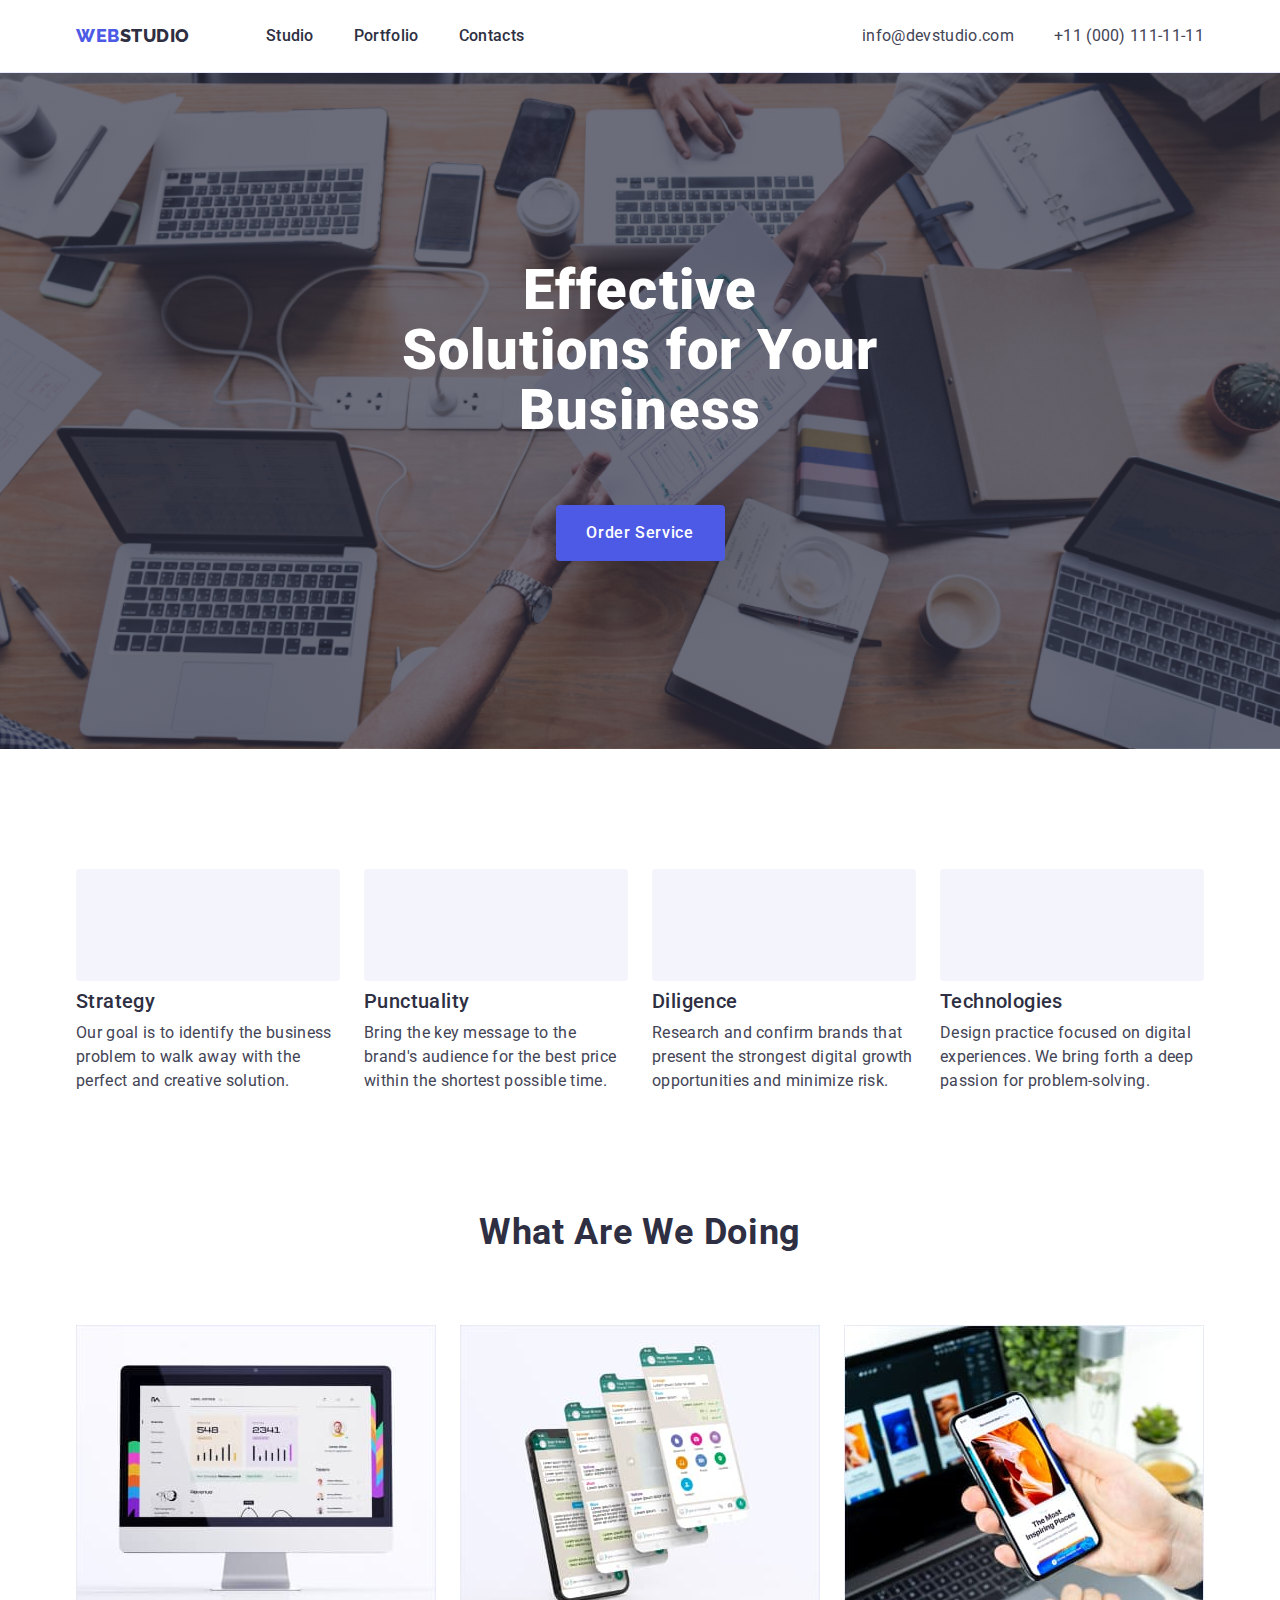
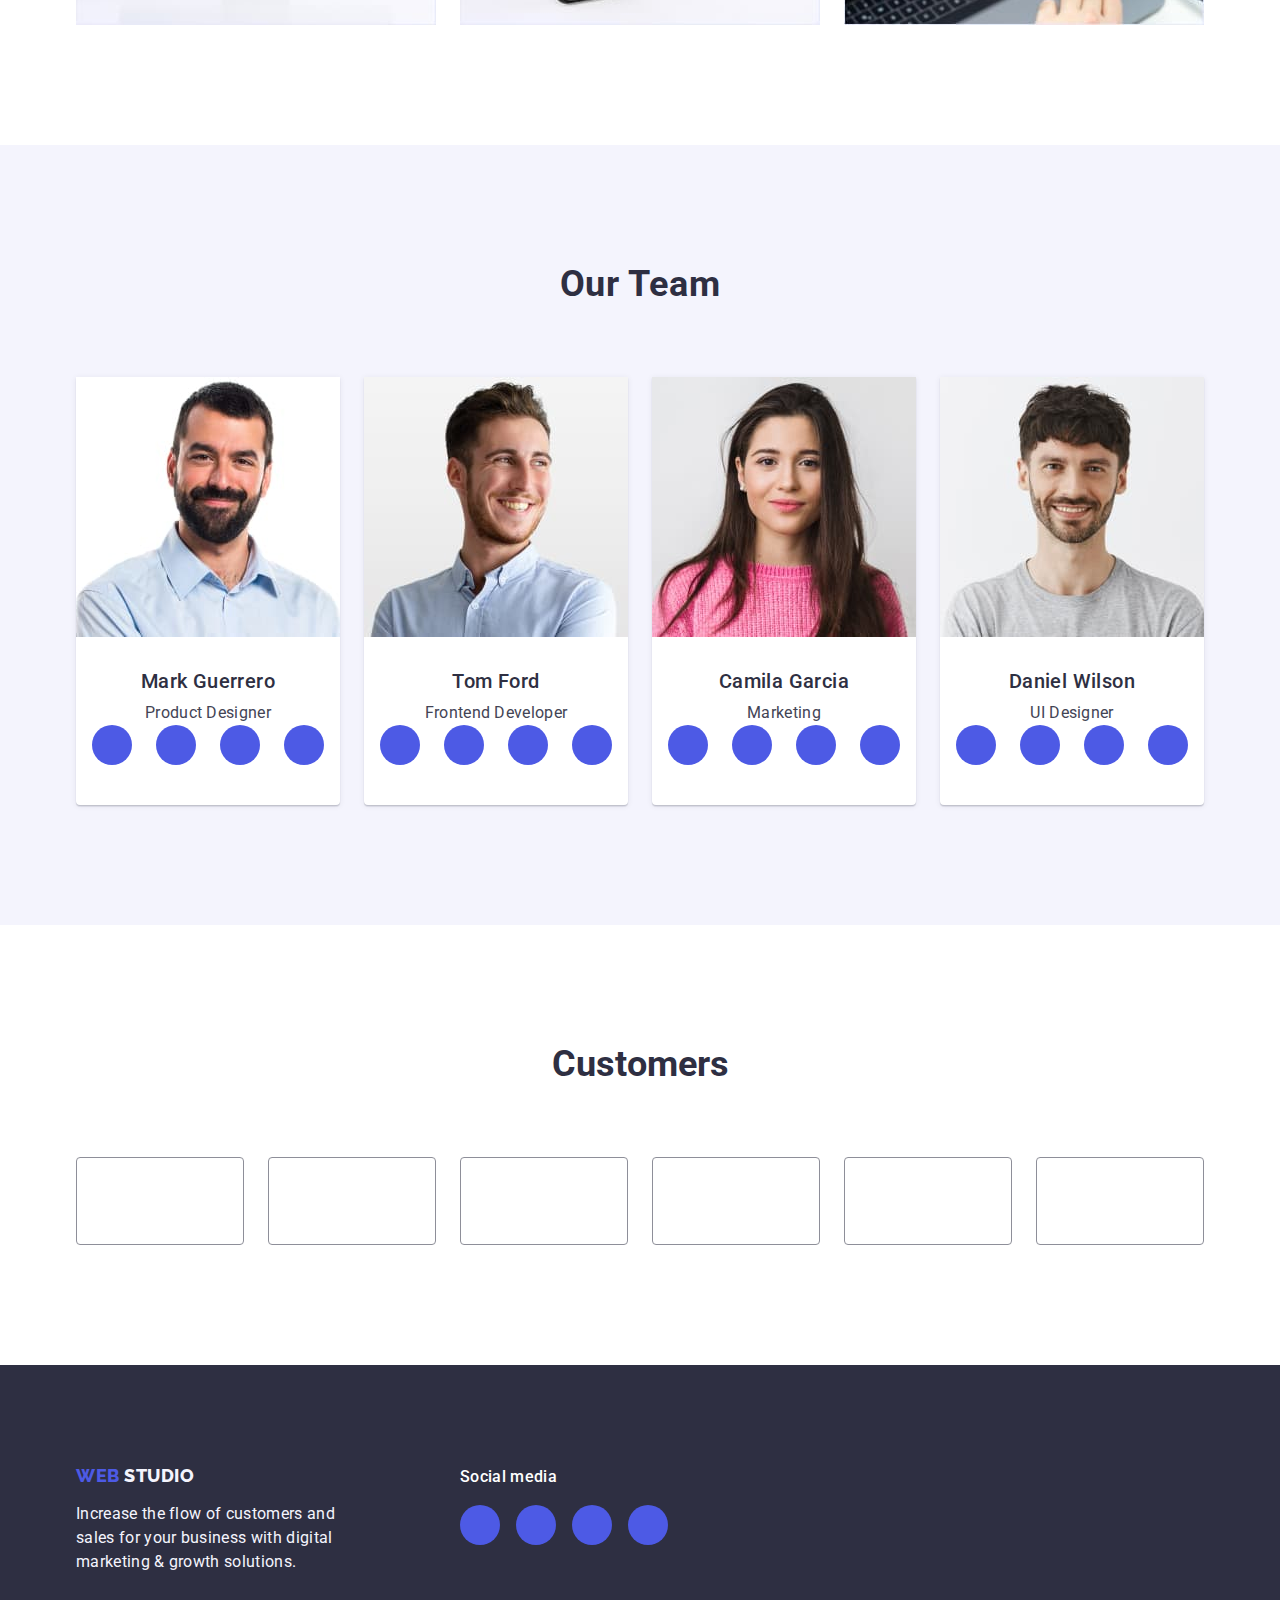
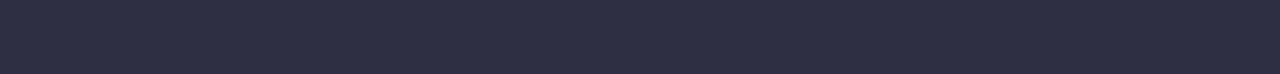
<file: index.html>
<!DOCTYPE html>
<html lang="en">

<head>
  <meta charset="UTF-8" />
  <meta http-equiv="X-UA-Compatible" content="IE=edge" />
  <meta name="viewport" content="width=1440x2592, initial-scale=1.0" />
  <title>Webstudio</title>
  <link rel="stylesheet"
    href="https://cdnjs.cloudflare.com/ajax/libs/modern-normalize/1.0.0/modern-normalize.min.css" />
  <link class="link" rel="preconnect" href="https://fonts.googleapis.com" />
  <link class="link" rel="preconnect" href="https://fonts.gstatic.com" crossorigin />
  <link class="link"
    href="https://fonts.googleapis.com/css2?family=Raleway:wght@800&amp;family=Roboto:wght@400;500;700&amp;display=swap"
    rel="stylesheet" />
  <link class="link" rel="stylesheet" href="./css/style.css" />
</head>

<body class="body-fonts">
  <header class="header-style">
    <div class="container header-styles">
      <nav class="list">
        <a href="./index.html" class="logo-link logo-hedaer link">Web<span class="style-logos-logo">Studio</span></a>
        <!-- NAVIGATION -->
        <ul class="nav-list list">
          <li class="nav-item">
            <a class="nav-link link" href="./index.html">Studio</a>
          </li>
          <li class="nav-item">
            <a class="nav-link link" href="./portfolio.html">Portfolio</a>
          </li>
          <li class="nav-item">
            <a class="nav-link link" href="">Contacts</a>
          </li>
        </ul>
      </nav>
      <!-- CONTACTS LIST -->
      <address class="address-list">
        <ul class="list address-style">
          <li>
            <a class="contact-link link" href="mailto:info@devstudio.com">info@devstudio.com</a>
          </li>
          <li>
            <a class="contact-link link" href="tel:+110001111111">+11 (000) 111-11-11</a>
          </li>
        </ul>
      </address>
    </div>
  </header>
  <main>
    <section class="section-style">
      <div class="container">
        <h1 class="text-style">Effective Solutions for Your Business</h1>
        <button class="btn-style" type="button">Order Service</button>
      </div>
    </section>
    <section class="section-style-hero">
      <!-- Feature 1 -->
      <div class="container">
        <h2 hidden class="hero visually-hidden">We goal</h2>
        <ul class="list hero-item-lists">
          <li class="hero-item-list">
            <div class="icon-list">
              <svg class="svg-icon" width="64" height="64">
                <use href="./images/icons.svg#icon-antenna-1"></use>
              </svg>
            </div>
            <h3 class="hero-list">Strategy</h3>
            <p class="hero-item">
              Our goal is to identify the business problem to walk away with
              the perfect and creative solution.
            </p>
          </li>
          <!-- Feature 2 -->
          <li class="hero-item-list">
            <div class="icon-list">
              <svg class="svg-icon" width="64" height="64">
                <use href="./images/icons.svg#icon-clock-1"></use>
              </svg>
            </div>
            <h3 class="hero-list">Punctuality</h3>
            <p class="hero-item">
              Bring the key message to the brand's audience for the best price
              within the shortest possible time.
            </p>
          </li>
          <!-- Feature 3 -->
          <li class="hero-item-list">
            <div class="icon-list">
              <svg class="svg-icon" width="64" height="64">
                <use href="./images/icons.svg#icon-diagram-1"></use>
              </svg>
            </div>
            <h3 class="hero-list">Diligence</h3>
            <p class="hero-item">
              Research and confirm brands that present the strongest digital
              growth opportunities and minimize risk.
            </p>
          </li>
          <!-- Feature 4 -->
          <li class="hero-item-list">
            <div class="icon-list">
              <svg class="svg-icon" width="64" height="64">
                <use href="./images/icons.svg#icon-astronaut-1"></use>
              </svg>
            </div>
            <h3 class="hero-list">Technologies</h3>
            <p class="hero-item">
              Design practice focused on digital experiences. We bring forth a
              deep passion for problem-solving.
            </p>
          </li>
        </ul>
      </div>
    </section>
    <section class="goal-style">
      <div class="container">
        <h2 class="goal-list">What are we doing</h2>
        <ul class="list-goal list">
          <li class="goal-item-list">
            <img src="./images/img1.jpg" alt="Rectangle71" width="360" height="300" />
          </li>
          <li class="goal-item-list">
            <img src="./images/img2.jpg" alt="Rectangle71" width="360" height="300" />
          </li>
          <li class="goal-item-list">
            <img src="./images/img3.jpg" alt="Rectangle71" width="360" height="300" />
          </li>
        </ul>
      </div>
    </section>
    <section class="team">
      <div class="container">
        <h2 class="team-list">Our Team</h2>
        <ul class="ul-list list">
          <li class="team-item-list">
            <img src="./images/Img4.jpg" alt="Rectangle71" width="264" height="260" />
            <div class="team-name">
              <h3 class="team-item">Mark Guerrero</h3>
              <p class="team-post">Product Designer</p>
              <ul class="icon-listen list">
                <li class="icons-list">
                  <a href="" class="icon-link link">
                    <svg class="icon-items" width="16" height="16">
                      <use href="./images/icons.svg#icon-instagram"></use>
                    </svg>
                  </a>
                </li>
                <li class="icons-list">
                  <a href="" class="icon-link link">
                    <svg class="icon-items" width="16" height="16">
                      <use href="./images/icons.svg#icon-twitter"></use>
                    </svg>
                  </a>
                </li>
                <li class="icons-list">
                  <a href="" class="icon-link link">
                    <svg class="icon-items" width="16" height="16">
                      <use href="./images/icons.svg#icon-facebook"></use>
                    </svg>
                  </a>
                </li>
                <li class="icons-list">
                  <a href="" class="icon-link link">
                    <svg class="icon-items" width="16" height="16">
                      <use href="./images/icons.svg#icon-linkedin"></use>
                    </svg>
                  </a>
                </li>
              </ul>
            </div>
          </li>
          <li class="team-item-list">
            <img src="./images/Img5.jpg" alt="Rectangle71" width="264" height="260" />
            <div class="team-name">
              <h3 class="team-item">Tom Ford</h3>
              <p class="team-post">Frontend Developer</p>
              <ul class="icon-listen list">
                <li class="icons-list">
                  <a href="" class="icon-link link">
                    <svg class="icon-items" width="16" height="16">
                      <use href="./images/icons.svg#icon-instagram"></use>
                    </svg>
                  </a>
                </li>
                <li class="icons-list">
                  <a href="" class="icon-link link">
                    <svg class="icon-items" width="16" height="16">
                      <use href="./images/icons.svg#icon-twitter"></use>
                    </svg>
                  </a>
                </li>
                <li class="icons-list">
                  <a href="" class="icon-link link">
                    <svg class="icon-items" width="16" height="16">
                      <use href="./images/icons.svg#icon-facebook"></use>
                    </svg>
                  </a>
                </li>
                <li class="icons-list">
                  <a href="" class="icon-link link">
                    <svg class="icon-items" width="16" height="16">
                      <use href="./images/icons.svg#icon-linkedin"></use>
                    </svg>
                  </a>
                </li>
              </ul>
            </div>
          </li>
          <li class="team-item-list">
            <img src="./images/img6.jpg" alt="Rectangle71" width="264" height="260" />
            <div class="team-name">
              <h3 class="team-item">Camila Garcia</h3>
              <p class="team-post">Marketing</p>
              <ul class="icon-listen list">
                <li class="icons-list">
                  <a href="" class="icon-link link">
                    <svg class="icon-items" width="16" height="16">
                      <use href="./images/icons.svg#icon-instagram"></use>
                    </svg>
                  </a>
                </li>
                <li class="icons-list">
                  <a href="" class="icon-link link">
                    <svg class="icon-items" width="16" height="16">
                      <use href="./images/icons.svg#icon-twitter"></use>
                    </svg>
                  </a>
                </li>
                <li class="icons-list">
                  <a href="" class="icon-link link">
                    <svg class="icon-items" width="16" height="16">
                      <use href="./images/icons.svg#icon-facebook"></use>
                    </svg>
                  </a>
                </li>
                <li class="icons-list">
                  <a href="" class="icon-link link">
                    <svg class="icon-items" width="16" height="16">
                      <use href="./images/icons.svg#icon-linkedin"></use>
                    </svg>
                  </a>
                </li>
              </ul>
            </div>
          </li>
          <li class="team-item-list">
            <img src="./images/img7.jpg" alt="Rectangle71" width="264" height="260" />
            <div class="team-name">
              <h3 class="team-item">Daniel Wilson</h3>
              <p class="team-post">UI Designer</p>
              <ul class="icon-listen list">
                <li class="icons-list">
                  <a href="" class="icon-link link">
                    <svg class="icon-items" width="16" height="16">
                      <use href="./images/icons.svg#icon-instagram"></use>
                    </svg>
                  </a>
                </li>
                <li class="icons-list">
                  <a href="" class="icon-link link">
                    <svg class="icon-items" width="16" height="16">
                      <use href="./images/icons.svg#icon-twitter"></use>
                    </svg>
                  </a>
                </li>
                <li class="icons-list">
                  <a href="" class="icon-link link">
                    <svg class="icon-items" width="16" height="16">
                      <use href="./images/icons.svg#icon-facebook"></use>
                    </svg>
                  </a>
                </li>
                <li class="icons-list">
                  <a href="" class="icon-link link">
                    <svg class="icon-items" width="16" height="16">
                      <use href="./images/icons.svg#icon-linkedin"></use>
                    </svg>
                  </a>
                </li>
              </ul>
            </div>
          </li>
        </ul>
      </div>
    </section>
    <section class="futer-logotype">
      <div class="container">
        <h2 class="futer-fonts">Customers</h2>
        <ul class="futer-client list">
          <li class="list-client ">
            <a href="" class="client-item">
              <svg class="client-logo" width="104" height="56">
                <use href="./images/icons.svg#icon-Logo"></use>
              </svg>
            </a>
          </li>
          <li class="list-client ">
            <a href="" class="client-item">
              <svg class="client-logo" width="104" height="56">
                <use href="./images/icons.svg#icon-Logo-2"></use>
              </svg>
            </a>
          </li>
          <li class="list-client ">
            <a href="" class="client-item">
              <svg class="client-logo" width="104" height="56">
                <use href="./images/icons.svg#icon-Logo-3"></use>
              </svg>
            </a>
          </li>
          <li class="list-client ">
            <a href="" class="client-item">
              <svg class="client-logo" width="104" height="56">
                <use href="./images/icons.svg#icon-Logo-4"></use>
              </svg>
            </a>
          </li>
          <li class="list-client ">
            <a href="" class="client-item">
              <svg class="client-logo" width="104" height="56">
                <use href="./images/icons.svg#icon-Logo-5"></use>
              </svg>
            </a>
          </li>
          <li class="list-client ">
            <a href="" class="client-item">
              <svg class="client-logo" width="104" height="56">
                <use href="./images/icons.svg#icon-Logo-6"></use>
              </svg>
            </a>
          </li>
        </ul>
      </div>
    </section>
  </main>
  <footer class="logo-color-list">
    <div class="footer-container container">
      <div class="footer-font">
      <a href="./index.html" class="logo-link logo-footer link">Web <span class="style-logos-down">Studio</span></a>
      <p class="footer-item">
        Increase the flow of customers and sales for your business with
        digital marketing & growth solutions.
      </p>
    </div>
      <div>
        <p class="social-media">Social media</p>
        <ul class="social-media-list list">
          <li class="social-media-item">
            <a href="" class="social-items">
              <svg class="media-logo" width="24" height="24">
                <use href="./images/icons.svg#icon-instagram"></use>
              </svg>
            </a>
          </li>
          <li class="social-media-item">
            <a href="" class="social-items">
              <svg class="media-logo" width="24" height="24">
                <use href="./images/icons.svg#icon-twitter"></use>
              </svg>
            </a>
          </li>
          <li class="social-media-item">
            <a href="" class="social-items">
              <svg class="media-logo" width="24" height="24">
                <use href="./images/icons.svg#icon-facebook"></use>
              </svg>
            </a>
          </li>
          <li class="social-media-item">
            <a href="" class="social-items">
              <svg class="media-logo" width="24" height="24">
                <use href="./images/icons.svg#icon-linkedin"></use>
              </svg>
            </a>
          </li>
        </ul>
      </div>
    </div>
  </footer>
</body>

</html>
</file>
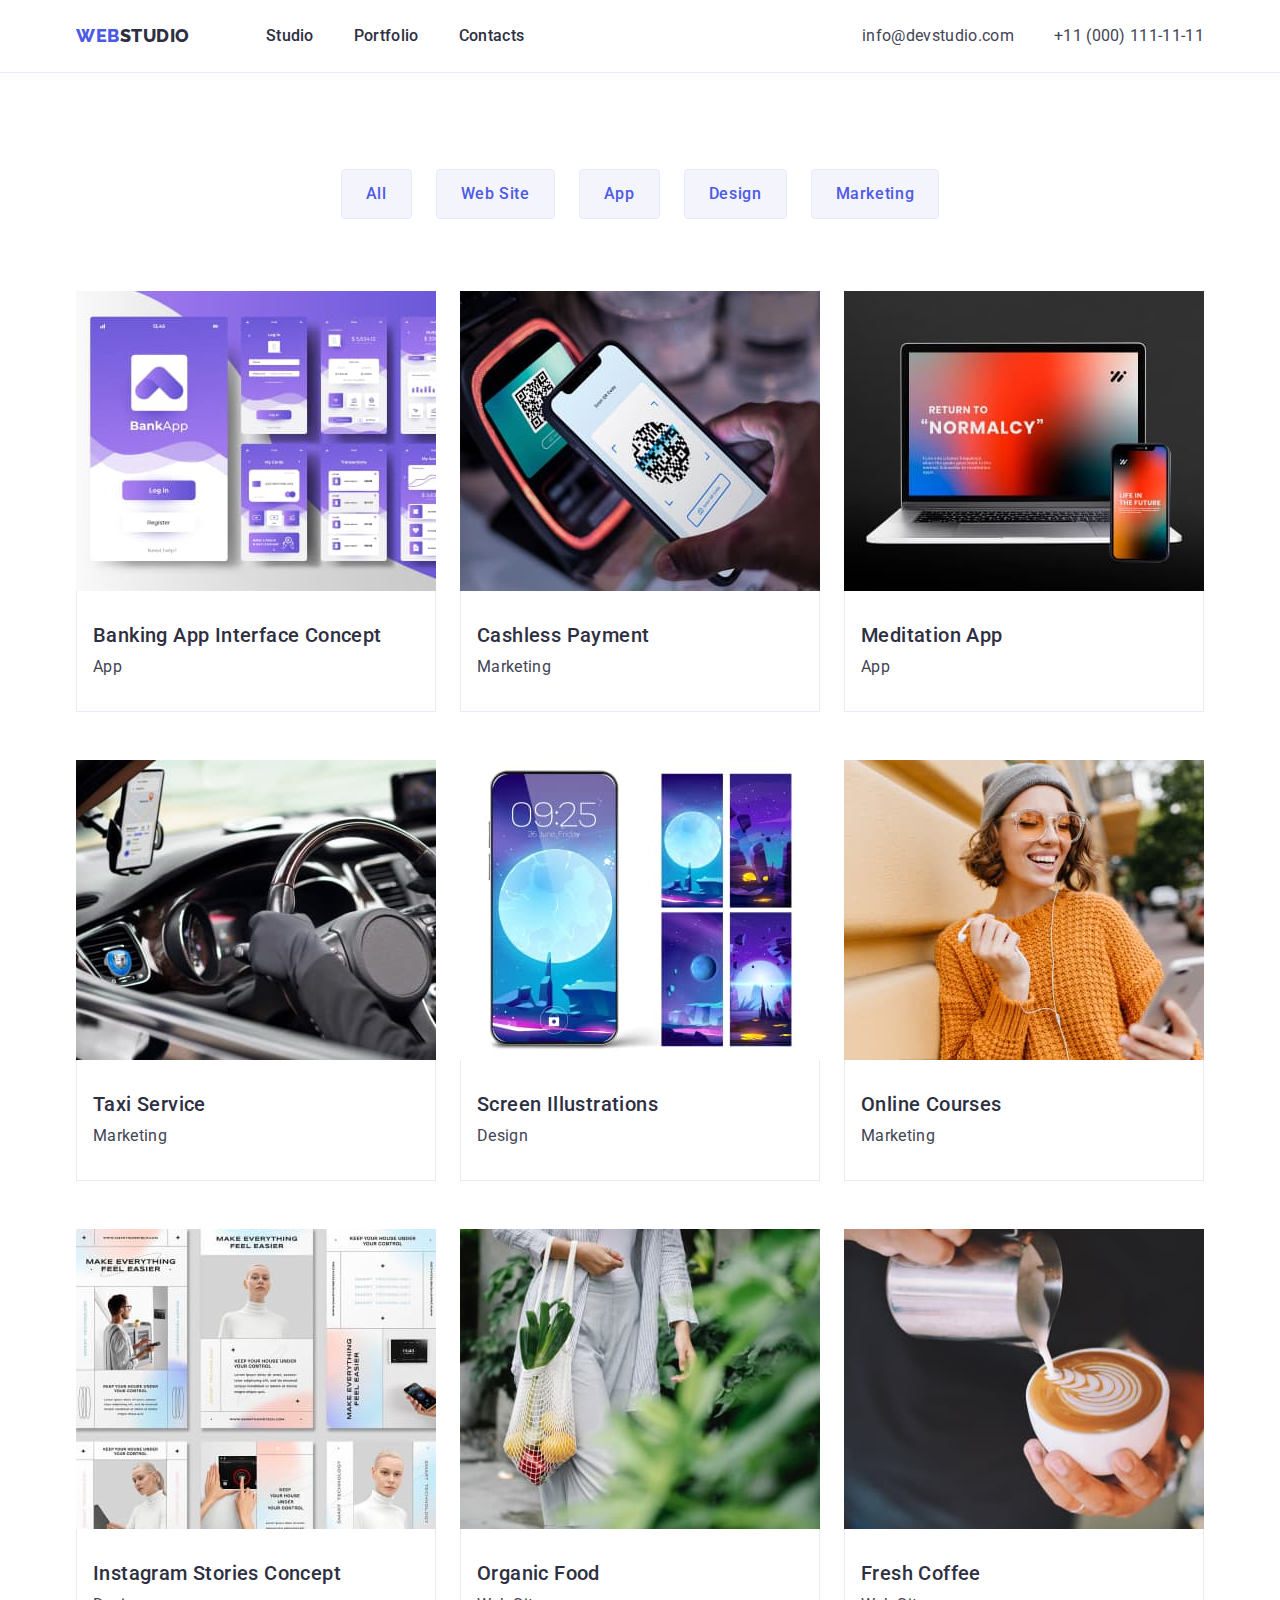
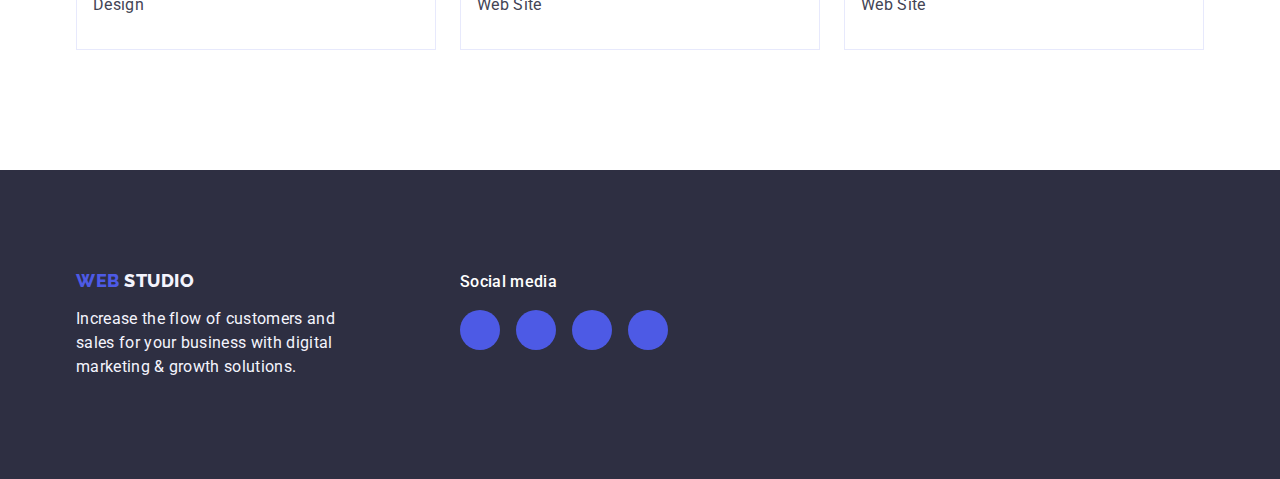
<file: portfolio.html>
<!DOCTYPE html>
<html lang="en">
  <head>
    <meta charset="UTF-8" />
    <meta http-equiv="X-UA-Compatible" content="IE=edge" />
    <meta name="viewport" content="width=1440x2592, initial-scale=1.0" />
    <title>Webstudio</title>
    <link rel="stylesheet" href="https://cdnjs.cloudflare.com/ajax/libs/modern-normalize/1.0.0/modern-normalize.min.css">
    <link class="link" rel="preconnect" href="https://fonts.googleapis.com" />
    <link
      class="link"
      rel="preconnect"
      href="https://fonts.gstatic.com"
      crossorigin
    />
    <link
      class="link"
      href="https://fonts.googleapis.com/css2?family=Raleway:wght@800&amp;family=Roboto:wght@400;500;700&amp;display=swap"
      rel="stylesheet"
    />
    <link class="link" rel="stylesheet" href="./css/style.css" />
  </head>
  <body class="body-fonts">
    <header class="main-logo">
       <div class="container header-styles">
      <nav class="list">
        <a href="./index.html" class="logo-link logo-hedaer link"
          >Web<span class="style-logos-logo">Studio</span></a
        >
       <!-- NAVIGATION -->
       <ul class="nav-list list">
        <li class="nav-item">
          <a class="nav-link link" href="./index.html">Studio</a>
        </li>
        <li class="nav-item">
          <a class="nav-link link" href="./portfolio.html">Portfolio</a>
        </li>
        <li class="nav-item">
          <a class="nav-link link" href="">Contacts</a>
        </li>
      </ul>
    </nav>
    <!-- CONTACTS LIST -->
    <address class="address-list">
      <ul class="list address-style">
        <li>
          <a class="contact-link link" href="mailto:info@devstudio.com"
            >info@devstudio.com</a
          >
        </li>
        <li>
          <a class="contact-link link" href="tel:+110001111111"
            >+11 (000) 111-11-11</a
          >
        </li>
      </ul>
    </address>
  </div>
  </header>
    <!-- HERO -->
    <main>
      <section class="section-style-portfolio">
        <div class="container">
        <h1 hidden class="visually-hidden">Щоб було</h1>
        <ul class="button list">
          <li>
            <button class="button-all" type="button">All</button>
          </li>
          <li>
            <button class="button-all" type="button">Web Site</button>
          </li>
          <li>
            <button class="button-all" type="button">App</button>
          </li>
          <li>
            <button class="button-all" type="button">Design</button>
          </li>
          <li>
            <button class="button-all" type="button">Marketing</button>
          </li>
        </ul>
        <ul class="image list">
          <li class="image-list">
            <a class="portfolio-link link" href="">
              <img
                src="./images/portfolio1.jpg"
                alt="Project_Card_1"
                width="360"
              />
              <div class="portfolio-style">
              <h2 class="portfolio-item">Banking App Interface Concept</h2>
              <p class="portfolio-list">App</p>
            </div>
            </a>
          </li>
          <li class="image-list">
            <a class="portfolio-link link" href="">
              <img
                src="./images/portfolio2.jpg"
                alt="Project_Card_2"
                width="360"
              />
              <div class="portfolio-style">
              <h2 class="portfolio-item">Cashless Payment</h2>
              <p class="portfolio-list">Marketing</p>
            </div>
            </a>
          </li>
          <li class="image-list">
            <a class="portfolio-link link" href="">
              <img
                src="./images/portfolio3.jpg"
                alt="Project_Card_3"
                width="360"
              />
              <div class="portfolio-style">
              <h2 class="portfolio-item">Meditation App</h2>
              <p class="portfolio-list">App</p>
            </div>
            </a>
          </li>
          <li class="image-list">
            <a class="portfolio-link link" href="">
              <img
                src="./images/portfolio4.jpg"
                alt="Project_Card_4"
                width="360"
              />
              <div class="portfolio-style">
              <h2 class="portfolio-item">Taxi Service</h2>
              <p class="portfolio-list">Marketing</p>
            </div>
            </a>
          </li>
          <li class="image-list">
            <a class="portfolio-link link" href="">
              <img
                src="./images/portfolio5.jpg"
                alt="Project_Card_5"
                width="360"
              />
              <div class="portfolio-style">
              <h2 class="portfolio-item">Screen Illustrations</h2>
              <p class="portfolio-list">Design</p>
            </div>
            </a>
          </li>
          <li class="image-list">
            <a class="portfolio-link link" href="">
              <img
                src="./images/portfolio6.jpg"
                alt="Project_Card_6"
                width="360"
              />
              <div class="portfolio-style">
              <h2 class="portfolio-item">Online Courses</h2>
              <p class="portfolio-list">Marketing</p>
            </div>
            </a>
          </li>
          <li class="image-list">
            <a class="portfolio-link link" href="">
              <img
                src="./images/portfolio7.jpg"
                alt="Project_Card_7"
                width="360"
              />
              <div class="portfolio-style">
              <h2 class="portfolio-item">Instagram Stories Concept</h2>
              <p class="portfolio-list">Design</p>
            </div>
            </a>
          </li>
          <li class="image-list">
            <a class="portfolio-link link" href="">
              <img
                src="./images/portfolio8.jpg"
                alt="Project_Card_8"
                width="360"
              />
              <div class="portfolio-style">
              <h2 class="portfolio-item">Organic Food</h2>
              <p class="portfolio-list">Web Site</p>
            </div>
            </a>
          </li>
          <li class="image-list">
            <a class="portfolio-link link" href="">
              <img
                src="./images/portfolio9.jpg"
                alt="Project_Card_9"
                width="360"
              />
              <div class="portfolio-style">
              <h2 class="portfolio-item">Fresh Coffee</h2>
              <p class="portfolio-list">Web Site</p>
            </div>
            </a>
          </li>
        </ul>
      </div>
      </section>
    </main>
    <footer class="logo-color-list">
      <div class="portfolio-container container">
        <div class="portfolio-logo">
      <a class="logo-link logo-footer link" href="./index.html">
        Web <span class="footer-logo">Studio</span></a
      >
      <p class="footer-item">
        Increase the flow of customers and sales for your business with digital
        marketing & growth solutions.
      </p>
    </div>
    <div>
      <p class="portfolio-media">Social media</p>
      <ul class="social-media-list list">
        <li class="social-media-item">
          <a href="" class="social-items">
            <svg class="media-logo" width="24" height="24">
              <use href="./images/icons.svg#icon-instagram"></use>
            </svg>
          </a>
        </li>
        <li class="social-media-item">
          <a href="" class="social-items">
            <svg class="media-logo" width="24" height="24">
              <use href="./images/icons.svg#icon-twitter"></use>
            </svg>
          </a>
        </li>
        <li class="social-media-item">
          <a href="" class="social-items">
            <svg class="media-logo" width="24" height="24">
              <use href="./images/icons.svg#icon-facebook"></use>
            </svg>
          </a>
        </li>
        <li class="social-media-item">
          <a href="" class="social-items">
            <svg class="media-logo" width="24" height="24">
              <use href="./images/icons.svg#icon-linkedin"></use>
            </svg>
          </a>
        </li>
      </ul>
    </div>
    </div>
    </footer>
  </body>
</html>
</file>
<file: css/style.css>
:root {
    --background-color: #ffffff;
    --color-button: #FFFFFF;
    --background-button: #404BBF;
}

p,
h1,
h2,
h3,
h4,
h5,
h6 {
    margin: 0;
}

ul,
ol {
    margin: 0;
    padding: 0;
}

.body-fonts {
    font-family: 'Roboto', sans-serif;
    color: #434455;
    background-color: #ffffff;
}

.link {
    text-decoration: none;
}

.list {
    list-style: none;
    margin: 0;
    padding: 0;
}

.footer-list-syle {
    background-color: #2e2f42
}

/* LOGO */

.logo-linked link {
    font-family: 'Raleway';
    font-style: normal;
    font-weight: 800;
    font-size: 18px;
    line-height: 21px;
    letter-spacing: 0.03em;
    text-transform: uppercase;
    color: #4D5AE5;
    margin-right: 76;
}


.address-list {
    font-style: normal;
    color: #434455;
}

/* CONTACTS */
.nav-link {
    font-family: 'Roboto';
    font-style: normal;
    font-weight: 500;
    font-size: 16px;
    line-height: 24px;
    letter-spacing: 0.02em;
    color: #2E2F42;
    padding: 24px 0;
    display: block;
    margin: auto;
    flex: none;
    order: 1;
    flex-grow: 0;
}

.nav-list {
    display: flex;
    gap: 40px;
    margin: 0 auto;
}



.contact-link {
    font-family: 'Roboto';
    font-style: normal;
    font-weight: 400;
    font-size: 16px;
    line-height: 24px;
    letter-spacing: 0.02em;
    color: #434455;

}

.address-style {
    display: flex;
    gap: 40px;
}

.address-list {
    margin-left: auto;
}


.contact-link:hover,
.contact-link:focus,
.nav-link:hover,
.nav-link:focus {
    color: var(--color-primary);
}

:root {
    --color-primary: #404bbf;
}

/* BUTTON */

.text-style {
    font-family: 'Roboto';
    font-style: normal;
    font-weight: 900;
    font-size: 56px;
    line-height: 1.07;
    text-align: center;
    letter-spacing: 0.02em;
    color: #FFFFFF;
    max-width: 496px;
    margin: auto;
    margin-bottom: 64px;
}

.section-style {
    background-color: #2e2f42;
    background-image: linear-gradient(rgba(46, 47, 66, 0.7), rgba(46, 47, 66, 0.7)), url(../images/hero-logo.jpg);
    max-width: 1440px;
    background-repeat: no-repeat;
    background-position: center;
    background-size: cover;
    margin: 0 auto;
}

/* BUTTON */

.btn-style {
    font-family: "Roboto", sans-serif;
    font-style: normal;
    font-weight: 500;
    font-size: 16px;
    line-height: 1.5;
    letter-spacing: 0.04em;
    color: #FFFFFF;
    background-color: #4D5AE5;
    cursor: pointer
}

.btn-style {
    min-width: 169px;
    height: 56px;
    border: none;
    border-radius: 4px;
    display: block;
    margin: auto;
}

.btn-style:focus,
.btn-style:hover {
    background-color: #404BBF;
}

.section-style {
    color: #2e2f42;
    padding: 188px 0;
}

/* HERO */

.hero-list {
    font-weight: 500;
    font-size: 20px;
    line-height: 1.2;
    letter-spacing: 0.02em;
    text-transform: capitalize;
    color: #2E2F42;
    margin-bottom: 8px;

}

.hero-item {
    font-size: 16px;
    line-height: 1.5;
    letter-spacing: 0.02em;
    color: #434455;
    margin: auto;
}

.hero-item-list {
    background-color: #FFFFFF;
    width: calc((100% - 72px) / 4)
}

.section-style-hero {
    padding: 120px 0;
}

.visually-hidden {
    position: absolute;
    width: 1px;
    height: 1px;
    margin: -1px;
    border: 0;
    padding: 0;
    white-space: nowrap;
    clip-path: inset(100%);
    clip: rect(0 0 0 0);
    overflow: hidden;
}

.hero-item-lists {
    gap: 24px;
}

/* GOAL LIST */

.goal-list {
    font-weight: 700;
    font-size: 36px;
    line-height: 1.11;
    text-align: center;
    letter-spacing: 0.02em;
    text-transform: capitalize;
    color: #2E2F42;
    margin-bottom: 72px;
}

.goal-item-list {
    background-color: #FFFFFF;
    width: calc((100% - 48px) / 3);
}

.list-goal {
    display: flex;
    gap: 24px;
}

.goal-style {
    padding-bottom: 120px;
}

/* TEAM */

.team {
    font-weight: 700;
    font-size: 36px;
    line-height: 1.11;
    text-align: center;
    letter-spacing: 0.02em;
    text-transform: capitalize;
    color: #2e2f42;
    background-color: #F4F4FD;
}

.team-list {
    font-weight: 700;
    font-size: 36px;
    line-height: 1.11;
    text-align: center;
    letter-spacing: 0.02em;
    text-transform: capitalize;
    color: #2e2f42;
    margin-bottom: 72px;
}

.team-item {
    font-weight: 500;
    font-size: 20px;
    line-height: 1.2;
    text-align: center;
    letter-spacing: 0.02em;
    color: #2e2f42;
    margin-bottom: 8px;
}

.team-post {
    font-weight: 400;
    font-size: 16px;
    line-height: 1.5;
    text-align: center;
    letter-spacing: 0.02em;
    color: #434455;

}

.team-item-list {
    background-color: #FFFFFF;
    border-radius: 0px 0px 4px 4px;
    box-shadow: 0px 1px 6px rgba(46, 47, 66, 0.08), 0px 1px 1px rgba(46, 47, 66, 0.16), 0px 2px 1px rgba(46, 47, 66, 0.08);
}

.team {
    padding: 120px 0;
}

.ul-list {
    gap: 24px;
    display: flex;
}

.team-name {
    padding: 32px 16px;
    text-align: center;
    margin-bottom: 8px;
}



/* FUTER PORFOLIO */

.style-logos-item {
    color: #2e2f42;
}

.footer-logo {
    font-family: 'Raleway', sans-serif;
    font-weight: 800;
    font-size: 18px;
    line-height: 1.17;
    letter-spacing: 0.03em;
    text-transform: uppercase;
    color: #F4F4FD;
}

.portfolio-item {
    font-family: 'Roboto';
    font-style: normal;
    font-weight: 400;
    font-size: 16px;
    line-height: 1.5;
    color: #F4F4FD;
    letter-spacing: 0.02em;
}

/* HEADER LOGO */
.style-logos-logo {
    color: #2E2F42;

}

/* FOTER LOGO */

.style-logos-down {
    color: #F4F4FD;
}

.logo-color-list {
    background-color: #2e2f42;
    padding: 100px 0;
}

.footer-item {
    font-style: normal;
    font-weight: 400;
    font-size: 16px;
    line-height: 1.5;
    letter-spacing: 0.02em;
    color: #F4F4FD;
    margin: 0;
    width: 264px;
}

/* HEADER LOGO  */

.logo-link {
    font-family: 'Raleway', sans-serif;
    font-style: normal;
    font-weight: 800;
    font-size: 18px;
    line-height: 1.17;
    letter-spacing: 0.03em;
    text-transform: uppercase;
    color: #4d5ae5;
}

.logo-hedaer {
    margin-right: 76px
}

.logo-footer {
    display: inline-block;
    margin-bottom: 16px;
}

/* Portfolio */

.list {
    list-style: none;
}

.section-style-portfolio {
    padding-top: 96px;
    padding-bottom: 120px;
}

/* Button Portfolio */

.button-all {
    font-family: "Roboto", sans-serif;
    font-weight: 500;
    font-size: 16px;
    line-height: 1.5;
    letter-spacing: 0.04em;
    cursor: pointer;
    color: #4d5ae5;
    background-color: #F4F4FD;
}

.button-all {
    padding: 12px 24px;
    border: 1px solid #e7e9fc;
    border-radius: 4px;
}

.button-all:hover,
.button-all:focus {
    background: var(--background-button);
    color: var(--color-button);
    border: 1px solid transparent;
    box-shadow: 0px 3px 1px rgba(0, 0, 0, 0.1), 0px 2px 1px rgba(0, 0, 0, 0.08), 0px 2px 2px rgba(0, 0, 0, 0.12);
}

.link {
    text-decoration: none;
    display: block;
}

.link:hover{
    box-shadow: 
    0px 1px 6px rgba(46, 47, 66, 0.08),
     0px 1px 1px rgba(46, 47, 66, 0.16), 
     0px 2px 1px rgba(46, 47, 66, 0.08); 
}

.link:focus{
    box-shadow: 
    0px 1px 6px rgba(46, 47, 66, 0.08), 
    0px 1px 1px rgba(46, 47, 66, 0.16), 
    0px 2px 1px rgba(46, 47, 66, 0.08); 
}

.portfolio-item {
    font-weight: 500;
    font-size: 20px;
    line-height: 1.2;
    letter-spacing: 0.02em;
    color: #2e2f42;
    margin-bottom: 8px;
}

.portfolio-list {
    font-size: 16px;
    line-height: 1.5;
    letter-spacing: 0.02em;
    color: #434455;
}

.main-logo {
    border-bottom: 1px solid #e7e9fc
}

.button {
    justify-content: center;
    gap: 24px;
    margin-bottom: 72px
}

.portfolio-style {
    padding: 32px 16px;
    border: 1px solid #e7e9fc;
    border-top: none;
}

.portfolio-container{
     display: flex; 
     align-items: baseline;
}

.portfolio-logo{
    margin-right: 120px
}

.portfolio-media{
    font-weight: 500;
    font-size: 16px;
    line-height: 1.5;
    letter-spacing: 0.02em;
    color: #FFFFFF;
    margin-bottom: 16px;
}


/* IMAGE */
img {
    display: block;
}

.image {
    flex-wrap: wrap;
    column-gap: 24px;
    row-gap: 48px;
}


/* HEADER */

.header-style {
    border-bottom: 1px solid #e7e9fc;
    box-shadow: 0px 2px 1px rgba(46, 47, 66, 0.08), 0px 1px 1px rgba(46, 47, 66, 0.16), 0px 1px 6px rgba(46, 47, 66, 0.08);
}

.header-styles {
    display: flex;
    align-items: center;
}

.container {
    width: 1158px;
    padding: 0 15px;
    margin: 0 auto;
}

.list {
    display: flex;
    align-items: center;
}


.icon-list {
    display: flex;
    align-items: center;
 
    height: 112px;
    background-color: #f4f4fd;
    border-radius: 4px;
    margin-bottom: 8px;
    align-items: center;
    justify-content: center;
}

.icon-item {
    display: flex;
    justify-content: center;
}

.icon-listen {
    display: flex;
    gap: 24px;
    justify-content: center;
}


.icons-list {
    width: 40px;
    height: 40px;
}

.icon-link {
    width: 100%;
    height: 100%;
    background-color: #4d5ae5;
    border-radius: 50%;
    display: flex;
    align-items: center;
    justify-content: center;
}

.icon-link:hover{ 
    background-color: #404bbf;}
.icon-link:focus {
 background-color: #404bbf;
}

.icon-items{
    fill: #f4f4fd;
}

.futer-logotype{
    padding-top: 120px;
    padding-bottom: 120px;
}

.futer-fonts{
    font-size: 36px;
    line-height: 1.11;
    color: #2e2f42 ;
    margin-bottom: 72px;
    text-align: center;
}

.futer-client{
    display: flex; 
    gap: 24px;
}

.list-client{
    width: calc((100% - 120px) / 6);
    height: 88px;
}

.client-item{
    width: 100%;
    height: 100%;
    border: 1px solid #8e8f99;
    border-radius: 4px;
    display: flex;
    align-items: center;
    justify-content: center; 
    color: #8e8f99;
}

.client-item:hover{
    border-color: #404bbf;
    color: #404bbf; 
}

.client-item:focus{
    color: #404bbf;
    border-color: #404bbf;
}

.client-logo{
    fill: currentColor; 
}

.footer-container{
    display: flex;
    align-items: baseline;
}

.footer-font{
    margin-right: 120px;
}

.social-media{
    font-weight: 500;
    font-size: 16px;
    line-height: 1.5;
    letter-spacing: 0.02em;
    color: #FFFFFF;
    margin-bottom: 16px;
}

.social-media-list{
    display: flex;
    gap: 16px;
}

.social-media-item{
    width: 40px; 
    height: 40px;
}

.social-items{
    width: 100%;
    height: 100%;
    background-color: #4d5ae5;
    border-radius: 50%;
    display: flex;
    align-items: center; 
    justify-content: center;
}

.social-items:hover{
    background-color: #31d0aa;
}
.social-items:focus{
    background-color: #31d0aa;
}

.media-logo{
    fill: #f4f4fd; 
}
</file>
